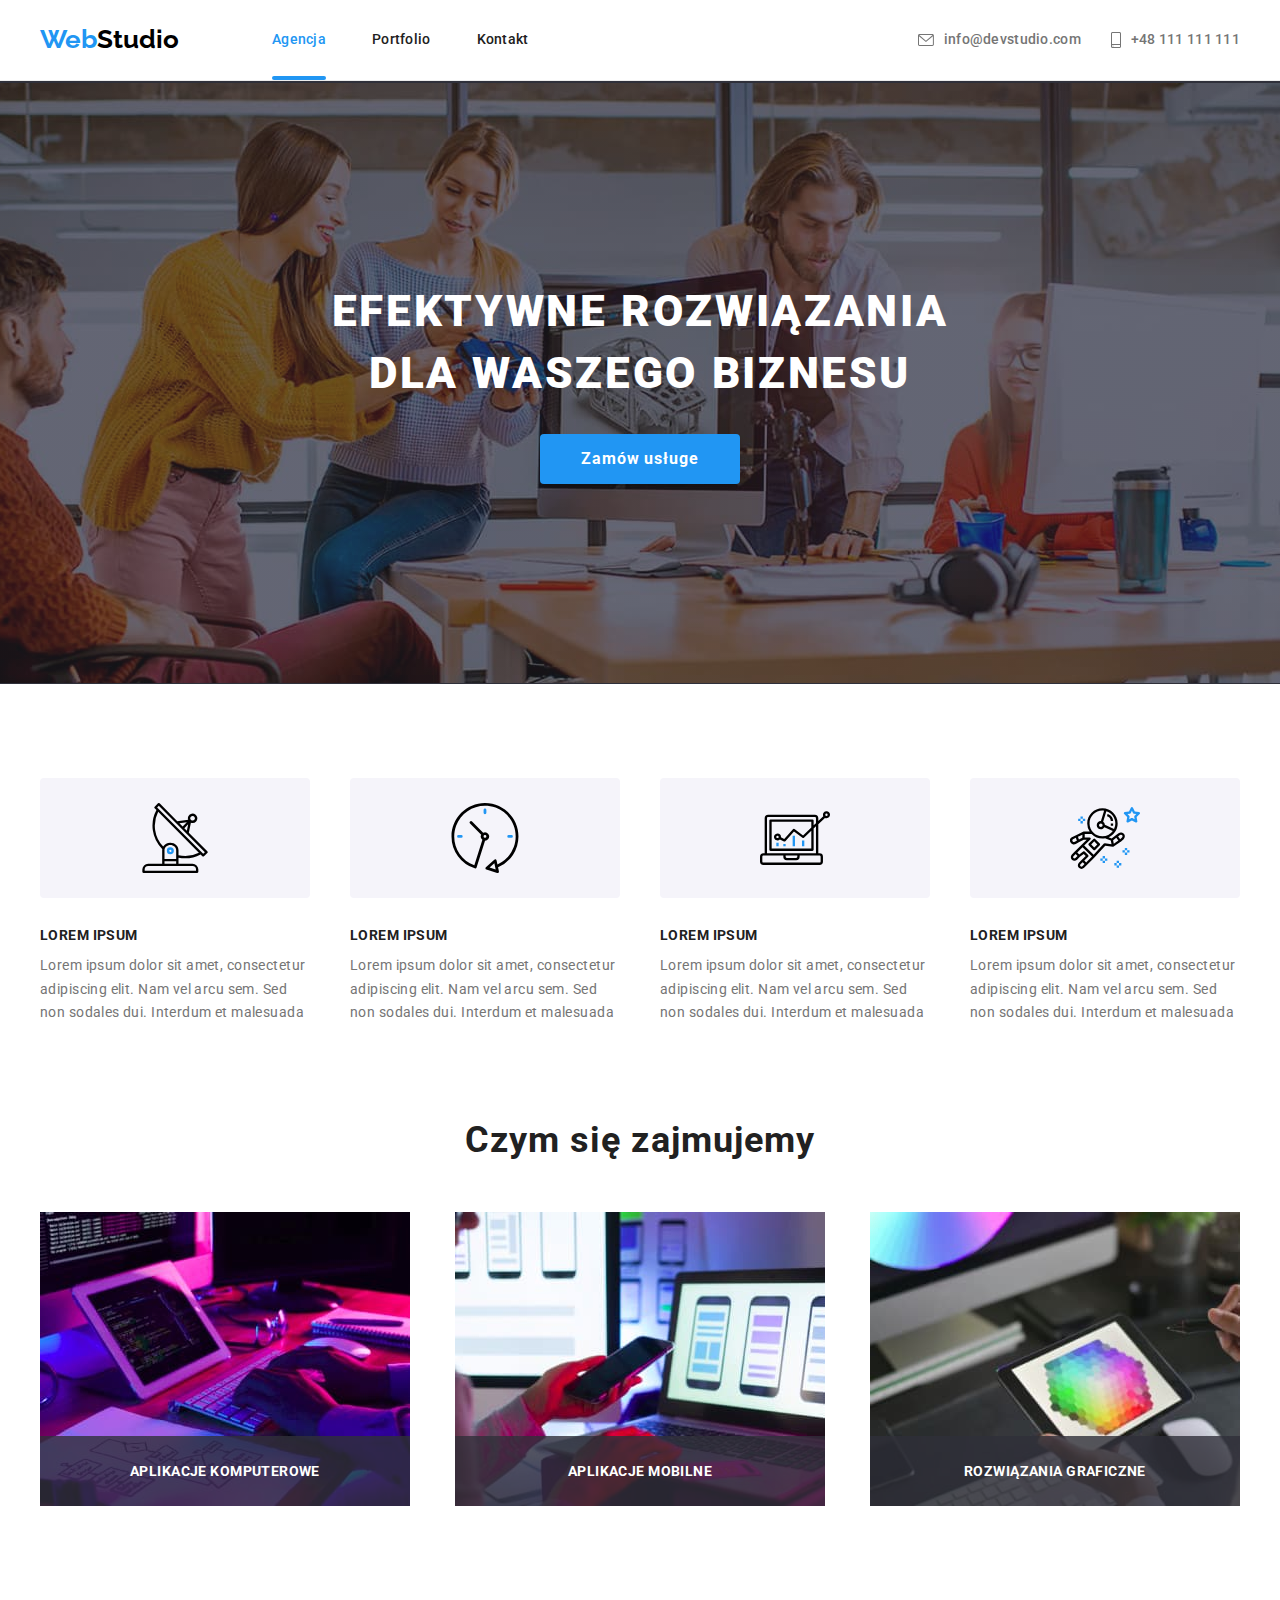
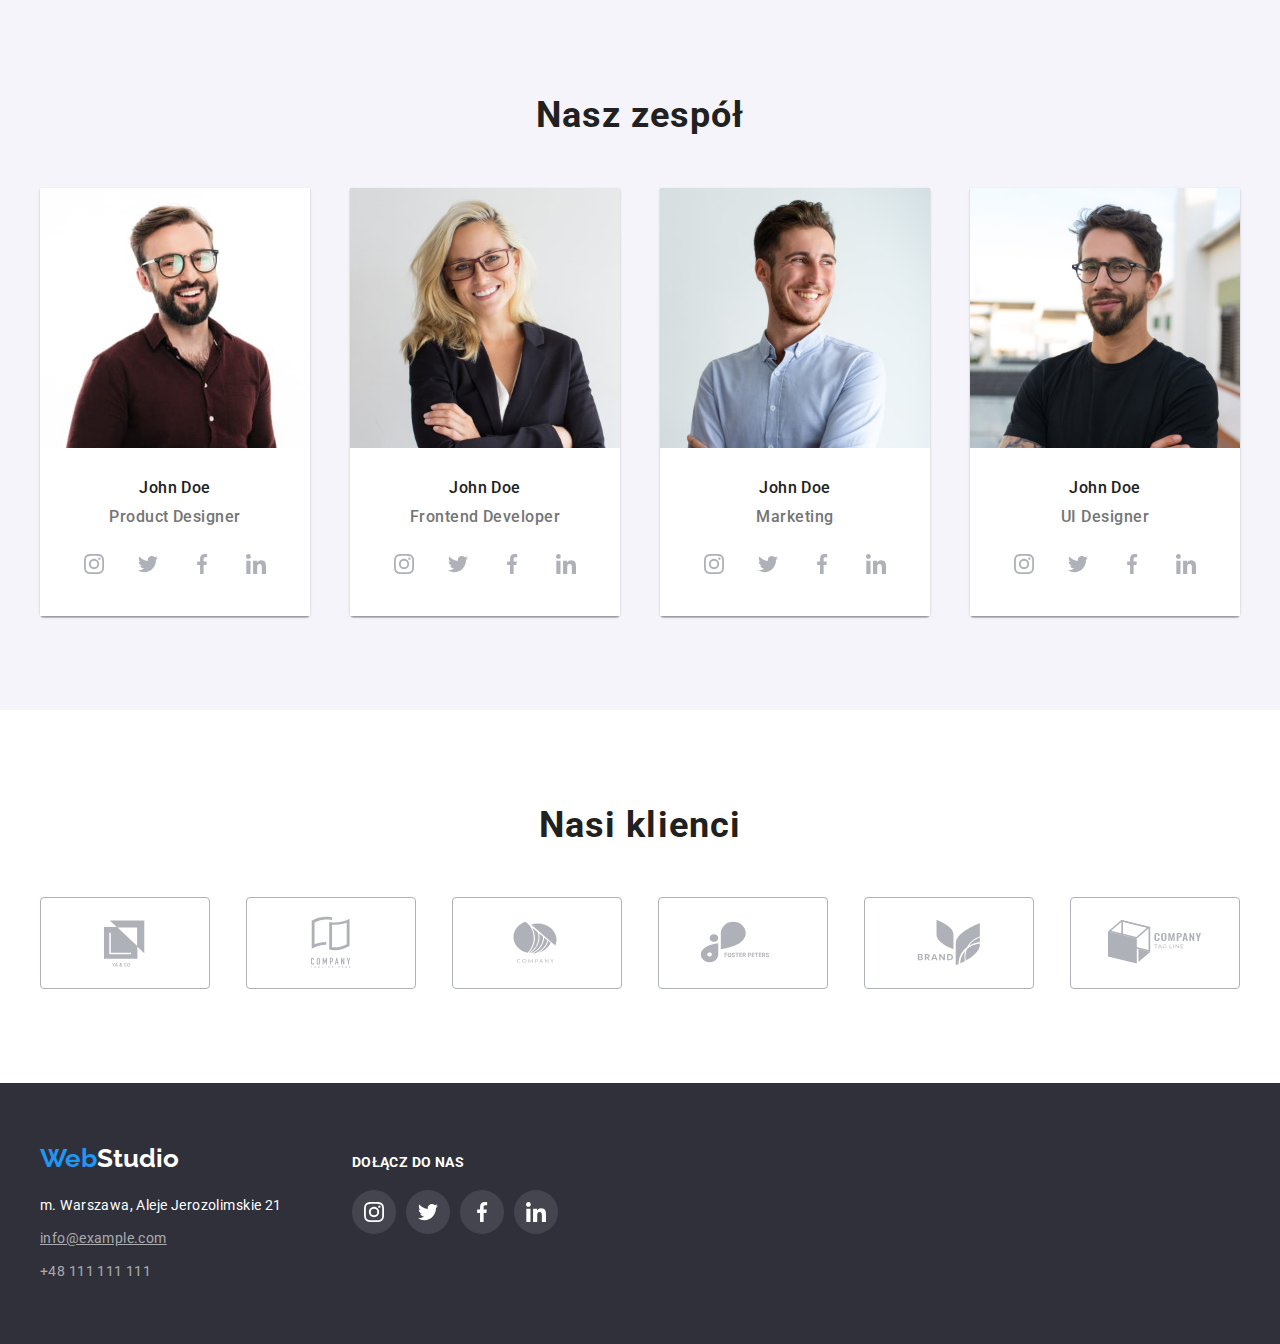
<file: index.html>
<!DOCTYPE html>
<html lang="pl">
    <head>
        <meta charset="UTF-8" />
        <meta http-equiv="X-UA-Compatible" content="IE=edge" />
        <meta name="viewport" content="width=device-width, initial-scale=1.0" />
        <title>Studio</title>
        <link
            rel="stylesheet"
            href="https://cdnjs.cloudflare.com/ajax/libs/modern-normalize/1.0.0/modern-normalize.min.css"
        />
        <link href="css/styles.css" rel="stylesheet" />
        <link rel="preconnect" href="https://fonts.googleapis.com" />
        <link rel="preconnect" href="https://fonts.gstatic.com" crossorigin />
        <link
            href="https://fonts.googleapis.com/css2?family=Raleway:wght@700&family=Roboto:wght@400;500;700;900&display=swap"
            rel="stylesheet"
        />
    </head>
    <body>
        <!-- Page header -->
        <header class="page-hdr">
            <div class="container box-header">
                <nav class="box-nav">
                    <a class="logo" href="./index.html"
                        ><span>Web</span>Studio</a
                    >
                    <ul class="nav-lst">
                        <li>
                            <a
                                class="is-active"
                                style="color: #2196f3"
                                href="index.html"
                                >Agencja</a
                            >
                        </li>
                        <li><a href="portfolio.html"> Portfolio</a></li>
                        <li><a href="">Kontakt</a></li>
                    </ul>
                </nav>
                <ul class="contact-lst">
                    <li>
                        <div class="contact-lst-icons">
                            <a href="mailto:info@devstudio.com">
                                <svg
                                    class="contact-lst-icon"
                                    xmlns="http://www.w3.org/2000/svg"
                                    width="16px"
                                    height="12px"
                                >
                                    <use
                                        href="./images/icons.svg#icon-envelope"
                                    ></use>
                                </svg>
                                info@devstudio.com
                            </a>
                        </div>
                    </li>
                    <li>
                        <div class="contact-lst-icons">
                            <a href="tel:+48111111111"
                                ><svg
                                    class="contact-lst-icon"
                                    xmlns="http://www.w3.org/2000/svg"
                                    width="10px"
                                    height="16px"
                                >
                                    <use
                                        href="./images/icons.svg#icon-smartphone"
                                    ></use></svg
                                >+48 111 111 111</a
                            >
                        </div>
                    </li>
                </ul>
            </div>
        </header>

        <!-- Main content -->
        <main>
            <!-- Firt section -->
            <section class="section section-hdr">
                <div class="container">
                    <h1 class="hdr-first">
                        Efektywne rozwiązania dla waszego biznesu
                    </h1>
                    <div class="box-btn-studio">
                        <button
                            class="btn-studio"
                            type="button"
                            data-modal-open
                        >
                            Zamów usługe
                        </button>
                        <!-- Modal-box-begining -->
                        <div class="backdrop is-hidden" data-modal>
                            <div class="modal">
                                <button data-modal-close>
                                    <svg
                                        xmlns="http://www.w3.org/2000/svg"
                                        width="18px"
                                        height="18px"
                                    >
                                        <use
                                            href="./images/icons.svg#icon-close"
                                        ></use>
                                    </svg>
                                </button>
                            </div>
                        </div>
                        <!-- Modal-box-ending -->
                    </div>
                </div>
            </section>
            <!-- Second section -->
            <section class="section">
                <div class="container">
                    <ul class="descr-lst">
                        <li>
                            <div class="descr-icons">
                                <svg
                                    xmlns="http://www.w3.org/2000/svg"
                                    width="70px"
                                    height="70px"
                                >
                                    <use
                                        href="./images/icons.svg#icon-antenna-1"
                                    ></use>
                                </svg>
                            </div>
                            <h3>Lorem ipsum</h3>
                            <p>
                                Lorem ipsum dolor sit amet, consectetur
                                adipiscing elit. Nam vel arcu sem. Sed non
                                sodales dui. Interdum et malesuada
                            </p>
                        </li>
                        <li>
                            <div class="descr-icons">
                                <svg
                                    xmlns="http://www.w3.org/2000/svg"
                                    width="70px"
                                    height="70px"
                                >
                                    <use
                                        href="./images/icons.svg#icon-clock-1"
                                    ></use>
                                </svg>
                            </div>
                            <h3>Lorem ipsum</h3>
                            <p>
                                Lorem ipsum dolor sit amet, consectetur
                                adipiscing elit. Nam vel arcu sem. Sed non
                                sodales dui. Interdum et malesuada
                            </p>
                        </li>
                        <li>
                            <div class="descr-icons">
                                <svg
                                    xmlns="http://www.w3.org/2000/svg"
                                    width="70px"
                                    height="70px"
                                >
                                    <use
                                        href="./images/icons.svg#icon-diagram-1"
                                    ></use>
                                </svg>
                            </div>
                            <h3>Lorem ipsum</h3>
                            <p>
                                Lorem ipsum dolor sit amet, consectetur
                                adipiscing elit. Nam vel arcu sem. Sed non
                                sodales dui. Interdum et malesuada
                            </p>
                        </li>
                        <li>
                            <div class="descr-icons">
                                <svg
                                    xmlns="http://www.w3.org/2000/svg"
                                    width="70px"
                                    height="70px"
                                >
                                    <use
                                        href="./images/icons.svg#icon-astronaut-1"
                                    ></use>
                                </svg>
                            </div>
                            <h3>Lorem ipsum</h3>
                            <p>
                                Lorem ipsum dolor sit amet, consectetur
                                adipiscing elit. Nam vel arcu sem. Sed non
                                sodales dui. Interdum et malesuada
                            </p>
                        </li>
                    </ul>
                </div>
            </section>
            <!-- Third section -->
            <section class="section section-about">
                <div class="container">
                    <h2 class="hdr-secondary">Czym się zajmujemy</h2>
                    <ul class="about-lst">
                        <li>
                            <img
                                src="images/programer-working.jpg"
                                alt="Programer working his desk office"
                                width="370"
                                height="294"
                            />
                            <span>aplikacje komputerowe</span>
                        </li>
                        <li>
                            <img
                                src="images/developing-application.jpg"
                                alt="Web UI Designers are developing application"
                                width="370"
                                height="294"
                            />
                            <span>aplikacje mobilne</span>
                        </li>
                        <li>
                            <img
                                src="images/creative-artist.jpg"
                                alt="Creative artist web design with working colour selection graphic tablet"
                                width="370"
                                height="294"
                            />
                            <span>rozwiązania graficzne</span>
                        </li>
                    </ul>
                </div>
            </section>
            <!-- Fourth section -->
            <section class="section section-team">
                <div class="container">
                    <h2 class="hdr-secondary">Nasz zespół</h2>
                    <div class="box-team">
                        <figure class="card-team">
                            <img
                                src="images/product-designer.jpg"
                                alt="Product Designer"
                                width="270"
                                height="260"
                            />
                            <figcaption class="card-team-descr">
                                <span>John Doe</span>
                                <span class="profession">Product Designer</span>
                                <div class="box-team-icons">
                                    <a class="team-icons" href="#">
                                        <svg
                                            xmlns="http://www.w3.org/2000/svg"
                                            width="20px"
                                            height="20px"
                                        >
                                            <use
                                                href="./images/icons.svg#icon-instagram-2"
                                            ></use>
                                        </svg>
                                    </a>
                                    <a class="team-icons" href="#">
                                        <svg
                                            xmlns="http://www.w3.org/2000/svg"
                                            width="20px"
                                            height="20px"
                                        >
                                            <use
                                                href="./images/icons.svg#icon-twitter-1"
                                            ></use>
                                        </svg>
                                    </a>
                                    <a class="team-icons" href="#">
                                        <svg
                                            xmlns="http://www.w3.org/2000/svg"
                                            width="20px"
                                            height="20px"
                                        >
                                            <use
                                                href="./images/icons.svg#icon-facebook-1"
                                            ></use>
                                        </svg>
                                    </a>
                                    <a class="team-icons" href="#">
                                        <svg
                                            xmlns="http://www.w3.org/2000/svg"
                                            width="20px"
                                            height="20px"
                                        >
                                            <use
                                                href="./images/icons.svg#icon-linkedin-1"
                                            ></use>
                                        </svg>
                                    </a>
                                </div>
                            </figcaption>
                        </figure>

                        <figure class="card-team">
                            <img
                                src="images/frontend-developer.jpg"
                                alt="Frontend Developer"
                                width="270"
                                height="260"
                            />
                            <figcaption class="card-team-descr">
                                <span>John Doe</span>
                                <span class="profession"
                                    >Frontend Developer</span
                                >
                                <div class="box-team-icons">
                                    <a class="team-icons" href="#">
                                        <svg
                                            xmlns="http://www.w3.org/2000/svg"
                                            width="20px"
                                            height="20px"
                                        >
                                            <use
                                                href="./images/icons.svg#icon-instagram-2"
                                            ></use>
                                        </svg>
                                    </a>
                                    <a class="team-icons" href="#">
                                        <svg
                                            xmlns="http://www.w3.org/2000/svg"
                                            width="20px"
                                            height="20px"
                                        >
                                            <use
                                                href="./images/icons.svg#icon-twitter-1"
                                            ></use>
                                        </svg>
                                    </a>
                                    <a class="team-icons" href="#">
                                        <svg
                                            xmlns="http://www.w3.org/2000/svg"
                                            width="20px"
                                            height="20px"
                                        >
                                            <use
                                                href="./images/icons.svg#icon-facebook-1"
                                            ></use>
                                        </svg>
                                    </a>
                                    <a class="team-icons" href="#">
                                        <svg
                                            xmlns="http://www.w3.org/2000/svg"
                                            width="20px"
                                            height="20px"
                                        >
                                            <use
                                                href="./images/icons.svg#icon-linkedin-1"
                                            ></use>
                                        </svg>
                                    </a>
                                </div>
                            </figcaption>
                        </figure>

                        <figure class="card-team">
                            <img
                                src="images/marketing-department.jpg"
                                alt="Marketing"
                                width="270"
                                height="260"
                            />
                            <figcaption class="card-team-descr">
                                <span>John Doe</span>
                                <span class="profession">Marketing</span>
                                <div class="box-team-icons">
                                    <a class="team-icons" href="#">
                                        <svg
                                            xmlns="http://www.w3.org/2000/svg"
                                            width="20px"
                                            height="20px"
                                        >
                                            <use
                                                href="./images/icons.svg#icon-instagram-2"
                                            ></use>
                                        </svg>
                                    </a>
                                    <a class="team-icons" href="#">
                                        <svg
                                            xmlns="http://www.w3.org/2000/svg"
                                            width="20px"
                                            height="20px"
                                        >
                                            <use
                                                href="./images/icons.svg#icon-twitter-1"
                                            ></use>
                                        </svg>
                                    </a>
                                    <a class="team-icons" href="#">
                                        <svg
                                            xmlns="http://www.w3.org/2000/svg"
                                            width="20px"
                                            height="20px"
                                        >
                                            <use
                                                href="./images/icons.svg#icon-facebook-1"
                                            ></use>
                                        </svg>
                                    </a>
                                    <a class="team-icons" href="#">
                                        <svg
                                            xmlns="http://www.w3.org/2000/svg"
                                            width="20px"
                                            height="20px"
                                        >
                                            <use
                                                href="./images/icons.svg#icon-linkedin-1"
                                            ></use>
                                        </svg>
                                    </a>
                                </div>
                            </figcaption>
                        </figure>

                        <figure class="card-team">
                            <img
                                src="images/ui-designer.jpg"
                                alt="UI Designer"
                                width="270"
                                height="260"
                            />
                            <figcaption class="card-team-descr">
                                <span>John Doe</span>
                                <span class="profession">UI Designer</span>
                                <div class="box-team-icons">
                                    <a class="team-icons" href="#">
                                        <svg
                                            xmlns="http://www.w3.org/2000/svg"
                                            width="20px"
                                            height="20px"
                                        >
                                            <use
                                                href="./images/icons.svg#icon-instagram-2"
                                            ></use>
                                        </svg>
                                    </a>
                                    <a class="team-icons" href="#">
                                        <svg
                                            xmlns="http://www.w3.org/2000/svg"
                                            width="20px"
                                            height="20px"
                                        >
                                            <use
                                                href="./images/icons.svg#icon-twitter-1"
                                            ></use>
                                        </svg>
                                    </a>
                                    <a class="team-icons" href="#">
                                        <svg
                                            xmlns="http://www.w3.org/2000/svg"
                                            width="20px"
                                            height="20px"
                                        >
                                            <use
                                                href="./images/icons.svg#icon-facebook-1"
                                            ></use>
                                        </svg>
                                    </a>
                                    <a class="team-icons" href="#">
                                        <svg
                                            xmlns="http://www.w3.org/2000/svg"
                                            width="20px"
                                            height="20px"
                                        >
                                            <use
                                                href="./images/icons.svg#icon-linkedin-1"
                                            ></use>
                                        </svg>
                                    </a>
                                </div>
                            </figcaption>
                        </figure>
                    </div>
                </div>
            </section>
            <!-- Fifth section -->
            <section class="section">
                <h2 class="hdr-secondary">Nasi klienci</h2>
                <div class="container box-client">
                    <a class="client-icons" href="#">
                        <svg
                            xmlns="http://www.w3.org/2000/svg"
                            width="106px"
                            height="60px"
                        >
                            <use href="./images/icons.svg#icon-Logo"></use>
                        </svg>
                    </a>
                    <a href="#" class="client-icons">
                        <svg
                            xmlns="http://www.w3.org/2000/svg"
                            width="106px"
                            height="60px"
                        >
                            <use href="./images/icons.svg#icon-Logo1"></use>
                        </svg>
                    </a>
                    <a class="client-icons" href="#">
                        <svg
                            xmlns="http://www.w3.org/2000/svg"
                            width="106px"
                            height="60px"
                        >
                            <use href="./images/icons.svg#icon-Logo2"></use>
                        </svg>
                    </a>
                    <a class="client-icons" href="#">
                        <svg
                            xmlns="http://www.w3.org/2000/svg"
                            width="106px"
                            height="60px"
                        >
                            <use href="./images/icons.svg#icon-Logo3"></use>
                        </svg>
                    </a>
                    <a class="client-icons" href="#">
                        <svg
                            xmlns="http://www.w3.org/2000/svg"
                            width="106px"
                            height="60px"
                        >
                            <use href="./images/icons.svg#icon-Logo4"></use>
                        </svg>
                    </a>
                    <a class="client-icons" href="#">
                        <svg
                            xmlns="http://www.w3.org/2000/svg"
                            width="106px"
                            height="60px"
                        >
                            <use href="./images/icons.svg#icon-Logo5"></use>
                        </svg>
                    </a>
                </div>
            </section>
        </main>
        <!-- Page footer -->
        <footer class="section-footer">
            <div class="container box-footer">
                <div>
                    <div class="box-logo">
                        <a class="logo logo-dark" href="/index.html"
                            ><span>Web</span>Studio</a
                        >
                    </div>
                    <address class="address">
                        <span>m. Warszawa, Aleje Jerozolimskie 21</span>

                        <a class="address-lnk" href="mailto:info@example.com"
                            >info@example.com</a
                        >
                        <a href="tel:+48111111111">+48 111 111 111</a>
                    </address>
                </div>

                <div>
                    <span class="hdr-join">dołącz do nas</span>
                    <div class="box-join">
                        <a href="#" class="join-icons">
                            <svg
                                xmlns="http://www.w3.org/2000/svg"
                                width="20px"
                                height="20px"
                            >
                                <use
                                    href="./images/icons.svg#icon-instagram-2"
                                ></use>
                            </svg>
                        </a>
                        <a href="#" class="join-icons">
                            <svg
                                xmlns="http://www.w3.org/2000/svg"
                                width="20px"
                                height="20px"
                            >
                                <use
                                    href="./images/icons.svg#icon-twitter-1"
                                ></use>
                            </svg>
                        </a>
                        <a href="#" class="join-icons">
                            <svg
                                xmlns="http://www.w3.org/2000/svg"
                                width="20px"
                                height="20px"
                            >
                                <use
                                    href="./images/icons.svg#icon-facebook-1"
                                ></use>
                            </svg>
                        </a>
                        <a href="#" class="join-icons">
                            <svg
                                xmlns="http://www.w3.org/2000/svg"
                                width="20px"
                                height="20px"
                            >
                                <use
                                    href="./images/icons.svg#icon-linkedin-1"
                                ></use>
                            </svg>
                        </a>
                    </div>
                </div>
            </div>
        </footer>

        <script src="./js/modal.js"></script>
    </body>
</html>
</file>
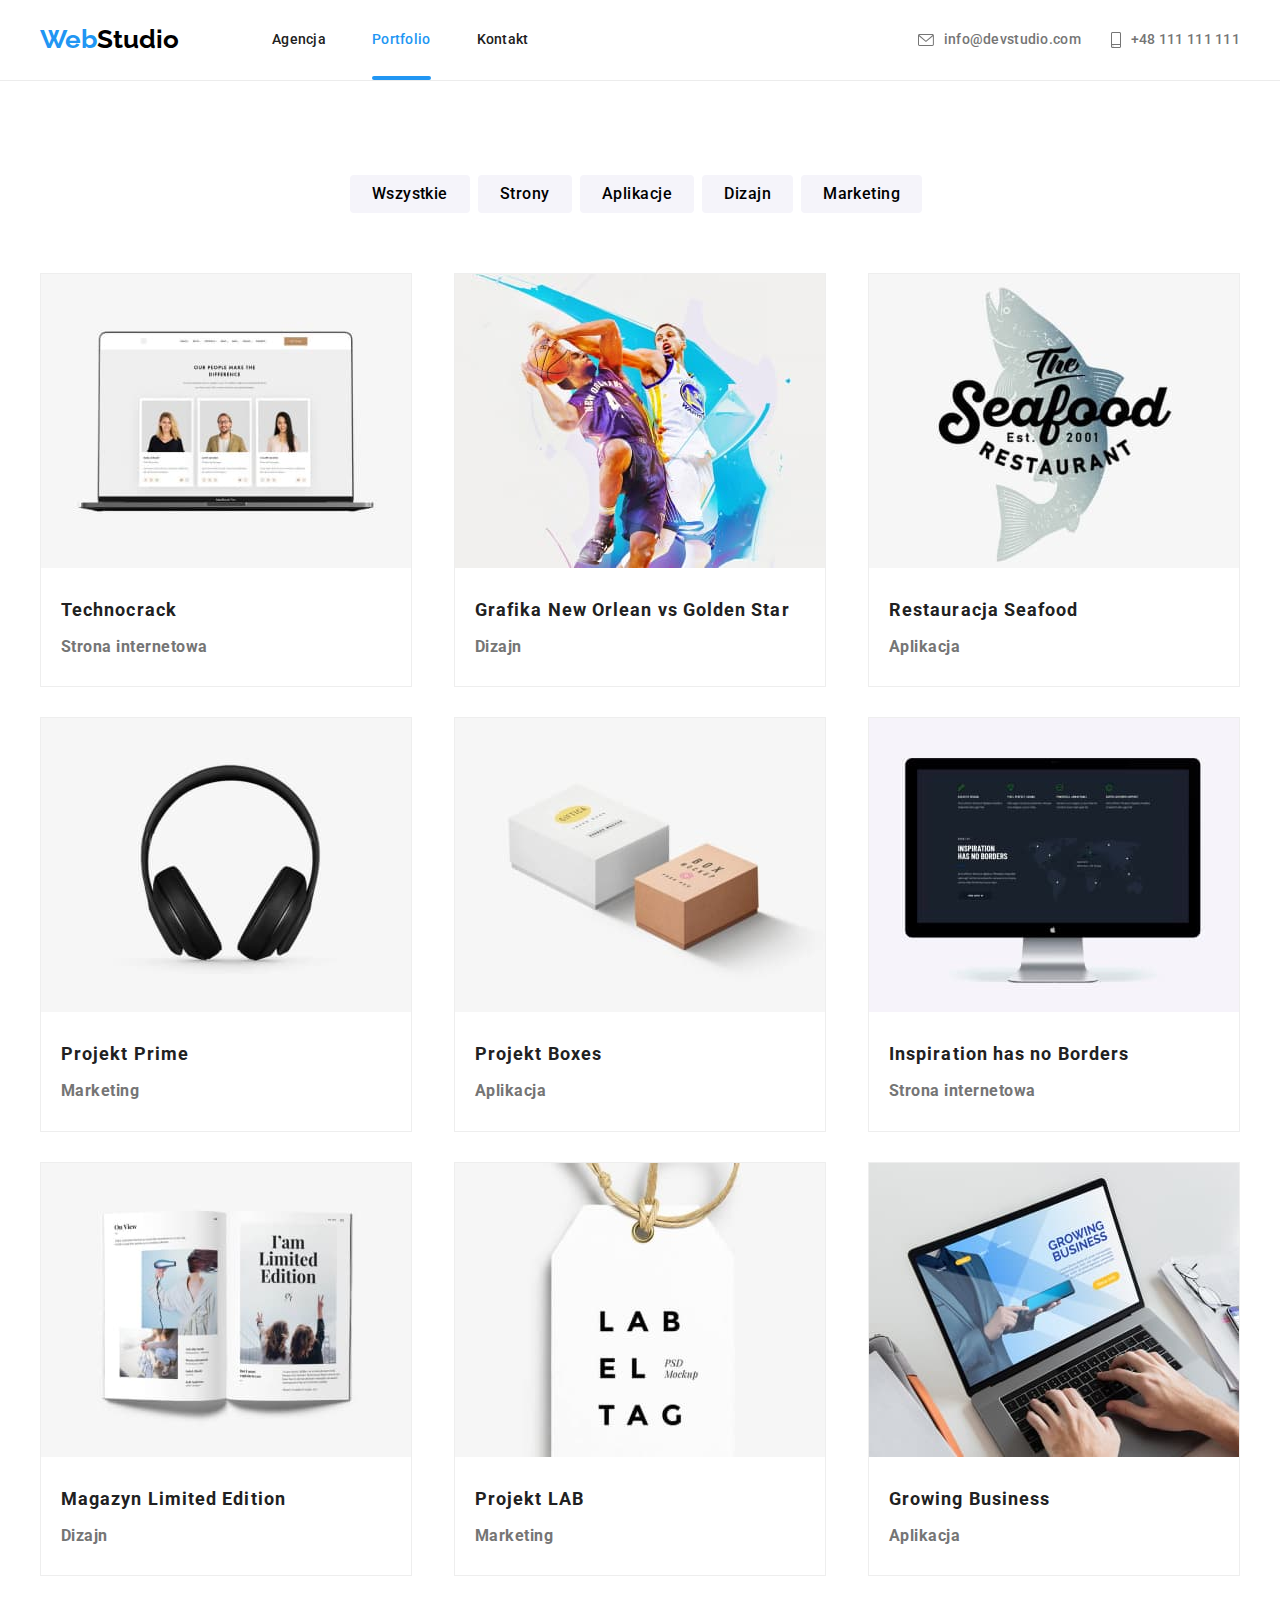
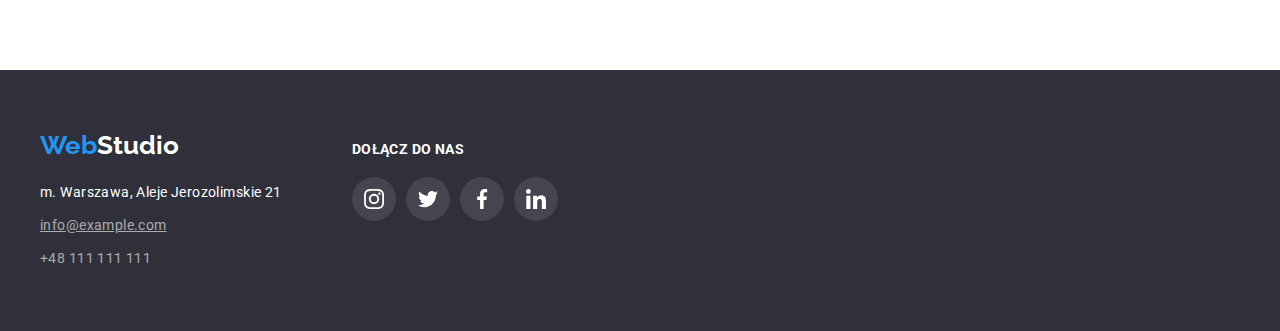
<file: portfolio.html>
<!DOCTYPE html>
<html lang="pl">
    <head>
        <meta charset="UTF-8" />
        <meta http-equiv="X-UA-Compatible" content="IE=edge" />
        <meta name="viewport" content="width=device-width, initial-scale=1.0" />
        <title>Portfolio</title>
        <link
            rel="stylesheet"
            href="https://cdnjs.cloudflare.com/ajax/libs/modern-normalize/1.0.0/modern-normalize.min.css"
        />
        <link href="css/styles.css" rel="stylesheet" />
        <link rel="preconnect" href="https://fonts.googleapis.com" />
        <link rel="preconnect" href="https://fonts.gstatic.com" crossorigin />
        <link
            href="https://fonts.googleapis.com/css2?family=Raleway:wght@700&family=Roboto:wght@400;500;700;900&display=swap"
            rel="stylesheet"
        />
    </head>
    <body>
        <!-- Page header -->
        <header class="page-hdr">
            <div class="container box-header">
                <nav class="box-nav">
                    <a class="logo" href="./index.html"
                        ><span>Web</span>Studio</a
                    >
                    <ul class="nav-lst">
                        <li><a href="index.html">Agencja</a></li>
                        <li>
                            <a
                                class="is-active"
                                style="color: #2196f3"
                                href="portfolio.html"
                            >
                                Portfolio</a
                            >
                        </li>
                        <li><a href="">Kontakt</a></li>
                    </ul>
                </nav>
                <ul class="contact-lst">
                    <li>
                        <div class="contact-lst-icons">
                            <a href="mailto:info@devstudio.com">
                                <svg
                                    class="contact-lst-icon"
                                    xmlns="http://www.w3.org/2000/svg"
                                    width="16px"
                                    height="12px"
                                >
                                    <use
                                        href="./images/icons.svg#icon-envelope"
                                    ></use>
                                </svg>
                                info@devstudio.com
                            </a>
                        </div>
                    </li>
                    <li>
                        <div class="contact-lst-icons">
                            <a href="tel:+48111111111"
                                ><svg
                                    class="contact-lst-icon"
                                    xmlns="http://www.w3.org/2000/svg"
                                    width="10px"
                                    height="16px"
                                >
                                    <use
                                        href="./images/icons.svg#icon-smartphone"
                                    ></use></svg
                                >+48 111 111 111</a
                            >
                        </div>
                    </li>
                </ul>
            </div>
        </header>
        <!-- Main content -->
        <main>
            <section class="section">
                <div class="container">
                    <ul class="btns-lst-portfolio">
                        <li>
                            <button type="button">Wszystkie</button>
                        </li>
                        <li>
                            <button type="button">Strony</button>
                        </li>
                        <li>
                            <button type="button">Aplikacje</button>
                        </li>
                        <li>
                            <button type="button">Dizajn</button>
                        </li>
                        <li>
                            <button type="button">Marketing</button>
                        </li>
                    </ul>
                </div>
            </section>
            <section class="section">
                <div class="container">
                    <ul class="portfolio-lst">
                        <li>
                            <figure class="card-portfolio">
                                <div class="box-overlay">
                                    <img
                                        src="images/portfolio1.jpg"
                                        alt="laptop wyświetlający stronę internetową"
                                        width="370"
                                        height="294"
                                    />
                                    <div class="overlay">
                                        <p>
                                            Technocrack jest popularną platformą
                                            wykorzystywaną do rozpowszechniania
                                            koronawirusa. Firmy wykorzystują tę
                                            platformę do celów szpiegowskich i
                                            ataków na niezabezpieczone serwery
                                            konkurencji
                                        </p>
                                    </div>
                                </div>
                                <figcaption class="card-portfolio-descr">
                                    <span>Technocrack</span
                                    ><span class="product"
                                        >Strona internetowa</span
                                    >
                                </figcaption>
                            </figure>
                        </li>

                        <li>
                            <figure class="card-portfolio">
                                <div class="box-overlay">
                                    <img
                                        src="images/portfolio2.jpg"
                                        alt="grafika z koszykarzami"
                                        width="370"
                                        height="294"
                                    />
                                    <div class="overlay">
                                        <p>
                                            Technocrack jest popularną platformą
                                            wykorzystywaną do rozpowszechniania
                                            koronawirusa. Firmy wykorzystują tę
                                            platformę do celów szpiegowskich i
                                            ataków na niezabezpieczone serwery
                                            konkurencji
                                        </p>
                                    </div>
                                </div>
                                <figcaption class="card-portfolio-descr">
                                    <span
                                        >Grafika New Orlean vs Golden Star</span
                                    ><span class="product">Dizajn</span>
                                </figcaption>
                            </figure>
                        </li>
                        <li>
                            <figure class="card-portfolio">
                                <div class="box-overlay">
                                    <img
                                        src="images/portfolio3.jpg"
                                        alt="logo restauracji"
                                        width="370"
                                        height="294"
                                    />
                                    <div class="overlay">
                                        <p>
                                            Technocrack jest popularną platformą
                                            wykorzystywaną do rozpowszechniania
                                            koronawirusa. Firmy wykorzystują tę
                                            platformę do celów szpiegowskich i
                                            ataków na niezabezpieczone serwery
                                            konkurencji
                                        </p>
                                    </div>
                                </div>
                                <figcaption class="card-portfolio-descr">
                                    <span>Restauracja Seafood</span
                                    ><span class="product">Aplikacja</span>
                                </figcaption>
                            </figure>
                        </li>
                        <li>
                            <figure class="card-portfolio">
                                <div class="box-overlay">
                                    <img
                                        src="images/portfolio4.jpg"
                                        alt="słuchawki"
                                        width="370"
                                        height="294"
                                    />
                                    <div class="overlay">
                                        <p>
                                            Technocrack jest popularną platformą
                                            wykorzystywaną do rozpowszechniania
                                            koronawirusa. Firmy wykorzystują tę
                                            platformę do celów szpiegowskich i
                                            ataków na niezabezpieczone serwery
                                            konkurencji
                                        </p>
                                    </div>
                                </div>
                                <figcaption class="card-portfolio-descr">
                                    <span>Projekt Prime</span
                                    ><span class="product">Marketing</span>
                                </figcaption>
                            </figure>
                        </li>
                        <li>
                            <figure class="card-portfolio">
                                <div class="box-overlay">
                                    <img
                                        src="images/portfolio5.jpg"
                                        alt="puedełka"
                                        width="370"
                                        height="294"
                                    />
                                    <div class="overlay">
                                        <p>
                                            Technocrack jest popularną platformą
                                            wykorzystywaną do rozpowszechniania
                                            koronawirusa. Firmy wykorzystują tę
                                            platformę do celów szpiegowskich i
                                            ataków na niezabezpieczone serwery
                                            konkurencji
                                        </p>
                                    </div>
                                </div>
                                <figcaption class="card-portfolio-descr">
                                    <span> Projekt Boxes</span
                                    ><span class="product">Aplikacja</span>
                                </figcaption>
                            </figure>
                        </li>
                        <li>
                            <figure class="card-portfolio">
                                <div class="box-overlay">
                                    <img
                                        src="images/portfolio6.jpg"
                                        alt="monitor wyświetlający stronę internetową"
                                        width="370"
                                        height="294"
                                    />
                                    <div class="overlay">
                                        <p>
                                            Technocrack jest popularną platformą
                                            wykorzystywaną do rozpowszechniania
                                            koronawirusa. Firmy wykorzystują tę
                                            platformę do celów szpiegowskich i
                                            ataków na niezabezpieczone serwery
                                            konkurencji
                                        </p>
                                    </div>
                                </div>
                                <figcaption class="card-portfolio-descr">
                                    <span>Inspiration has no Borders</span
                                    ><span class="product"
                                        >Strona internetowa</span
                                    >
                                </figcaption>
                            </figure>
                        </li>
                        <li>
                            <figure class="card-portfolio">
                                <div class="box-overlay">
                                    <img
                                        src="images/portfolio7.jpg"
                                        alt="magazyn"
                                        width="370"
                                        height="294"
                                    />
                                    <div class="overlay">
                                        <p>
                                            Technocrack jest popularną platformą
                                            wykorzystywaną do rozpowszechniania
                                            koronawirusa. Firmy wykorzystują tę
                                            platformę do celów szpiegowskich i
                                            ataków na niezabezpieczone serwery
                                            konkurencji
                                        </p>
                                    </div>
                                </div>
                                <figcaption class="card-portfolio-descr">
                                    <span>Magazyn Limited Edition</span
                                    ><span class="product">Dizajn</span>
                                </figcaption>
                            </figure>
                        </li>
                        <li>
                            <figure class="card-portfolio">
                                <div class="box-overlay">
                                    <img
                                        src="images/portfolio8.jpg"
                                        alt="etykieta"
                                        width="370"
                                        height="294"
                                    />
                                    <div class="overlay">
                                        <p>
                                            Technocrack jest popularną platformą
                                            wykorzystywaną do rozpowszechniania
                                            koronawirusa. Firmy wykorzystują tę
                                            platformę do celów szpiegowskich i
                                            ataków na niezabezpieczone serwery
                                            konkurencji
                                        </p>
                                    </div>
                                </div>
                                <figcaption class="card-portfolio-descr">
                                    <span>Projekt LAB</span
                                    ><span class="product">Marketing</span>
                                </figcaption>
                            </figure>
                        </li>
                        <li>
                            <figure class="card-portfolio">
                                <div class="box-overlay">
                                    <img
                                        src="images/portfolio9.jpg"
                                        alt="pisanie aplikacji na laptopie"
                                        width="370"
                                        height="294"
                                    />
                                    <div class="overlay">
                                        <p>
                                            Technocrack jest popularną platformą
                                            wykorzystywaną do rozpowszechniania
                                            koronawirusa. Firmy wykorzystują tę
                                            platformę do celów szpiegowskich i
                                            ataków na niezabezpieczone serwery
                                            konkurencji
                                        </p>
                                    </div>
                                </div>
                                <figcaption class="card-portfolio-descr">
                                    <span>Growing Business</span
                                    ><span class="product">Aplikacja</span>
                                </figcaption>
                            </figure>
                        </li>
                    </ul>
                </div>
            </section>
        </main>
        <!-- Page footer -->
        <footer class="section-footer">
            <div class="container box-footer">
                <div>
                    <div class="box-logo">
                        <a class="logo logo-dark" href="/index.html"
                            ><span>Web</span>Studio</a
                        >
                    </div>
                    <address class="address">
                        <span>m. Warszawa, Aleje Jerozolimskie 21</span>

                        <a class="address-lnk" href="mailto:info@example.com"
                            >info@example.com</a
                        >
                        <a href="tel:+48111111111">+48 111 111 111</a>
                    </address>
                </div>

                <div>
                    <span class="hdr-join">dołącz do nas</span>
                    <div class="box-join">
                        <a href="#" class="join-icons">
                            <svg
                                xmlns="http://www.w3.org/2000/svg"
                                width="20px"
                                height="20px"
                            >
                                <use
                                    href="./images/icons.svg#icon-instagram-2"
                                ></use>
                            </svg>
                        </a>
                        <a href="#" class="join-icons">
                            <svg
                                xmlns="http://www.w3.org/2000/svg"
                                width="20px"
                                height="20px"
                            >
                                <use
                                    href="./images/icons.svg#icon-twitter-1"
                                ></use>
                            </svg>
                        </a>
                        <a href="#" class="join-icons">
                            <svg
                                xmlns="http://www.w3.org/2000/svg"
                                width="20px"
                                height="20px"
                            >
                                <use
                                    href="./images/icons.svg#icon-facebook-1"
                                ></use>
                            </svg>
                        </a>
                        <a href="#" class="join-icons">
                            <svg
                                xmlns="http://www.w3.org/2000/svg"
                                width="20px"
                                height="20px"
                            >
                                <use
                                    href="./images/icons.svg#icon-linkedin-1"
                                ></use>
                            </svg>
                        </a>
                    </div>
                </div>
            </div>
        </footer>
    </body>
</html>
</file>
<file: css/styles.css>
:root {
    --text-grey: #757575;
    --button-grey: #f5f4fa;
    --button-blue: #2196f3;
    --background-gray: #f5f4fa;
    --background-dark-grey: #2f303a;
    --logo-blue: #2196f3;
    --background-light-grey: #f5f4fa;
}
body {
    font-family: 'Roboto', sans-serif;
    color: #212121;
}
.container {
    width: 1200px;
    margin: 0 auto;
}
.section {
    padding: 94px 15px;
}
h1,
h2,
h3,
p,
ul,
.card-team,
.card-portfolio {
    margin: 0;
    padding: 0;
}
.nav-lst,
.contact-lst,
.descr-lst,
.about-lst,
.btns-lst-portfolio,
.portfolio-lst {
    list-style: none;
}
/* Page header-beginning */

.logo {
    font-family: 'Raleway', sans-serif;
    font-size: 26px;
    font-weight: 700;
    color: #000;
    line-height: 1.2;
    text-decoration: none;
    padding-right: 93px;
}
.box-header {
    display: flex;
    justify-content: space-between;
    padding: 24px 0 25px;
    position: relative;
}
.page-hdr {
    border-bottom: 1px solid #ececec;
}
.box-nav {
    display: flex;
}
.nav-lst {
    display: flex;
    align-items: center;
}
.nav-lst li:not(:last-child) {
    padding-right: 46px;
}
.contact-lst {
    display: flex;
    align-items: center;
}
.contact-lst li:not(:first-child) {
    padding-left: 30px;
}
.logo span {
    color: var(--logo-blue);
}
.logo-dark {
    color: #fff;
}
.nav-lst a,
.contact-lst a {
    font-size: 14px;
    font-weight: 500;
    line-height: 1.1;
    letter-spacing: 0.02em;
    text-decoration: none;
    color: inherit;
    transition-property: color;
    transition-duration: 250ms;
    transition-timing-function: cubic-bezier(0.4, 0, 0.2, 1);
}
.contact-lst a {
    color: #757575;
}

.nav-lst a:hover,
.nav-lst a:focus,
.contact-lst a:hover,
.contact-lst a:focus {
    color: var(--button-blue);
}
.nav-lst a:hover::after,
.nav-lst a:focus::after {
    content: '';
    display: flex;
    justify-content: center;
    position: absolute;
    top: 45px;
    width: 100%;
    height: 4px;
    border-radius: 2px;
    background-color: var(--button-blue);
}

.contact-lst-icons {
    display: flex;
    fill: currentColor;
}
.contact-lst-icons a {
    display: flex;
    align-items: center;
}
.contact-lst-icon {
    margin-right: 10px;
}
.nav-lst a {
    position: relative;
}
.is-active::after {
    content: '';
    display: flex;
    justify-content: center;
    position: absolute;
    top: 45px;
    width: 100%;
    height: 4px;
    border-radius: 2px;
    background-color: var(--button-blue);
}

.nav-lst a:hover,
.nav-lst a:focus .is-active::after:hover {
    border: 2px solid red;
}

/* Page header-ending */

/* Modal-begining */
.backdrop {
    display: flex;
    position: fixed;
    top: 0;
    left: 0;
    bottom: 0;
    right: 0;
    z-index: 1;
    background-color: rgba(0, 0, 0, 0.2);
    transition: visibility 250ms cubic-bezier(0.4, 0, 0.2, 1),
        opacity 250ms cubic-bezier(0.4, 0, 0.2, 1);
}
.modal {
    position: relative;
    width: 528px;
    min-height: 581px;
    background-color: #fff;
    box-shadow: 0px 1px 3px rgba(0, 0, 0, 0.12), 0px 1px 1px rgba(0, 0, 0, 0.14),
        0px 2px 1px rgba(0, 0, 0, 0.2);
    border-radius: 4px;
    margin: auto;
}

.is-hidden {
    pointer-events: none;
    visibility: hidden;
    opacity: 0;
}
.modal button {
    width: 30px;
    height: 30px;
    border: 1px solid rgba(0, 0, 0, 0.1);
    border-radius: 50%;
    background-color: transparent;
    display: flex;
    align-items: center;
    justify-content: center;
    outline: none;
    cursor: pointer;
    position: absolute;
    top: 8px;
    right: 8px;
}
/* Modal-ending */

/* Main content-beginning */

.section-hdr {
    background-color: var(--background-dark-grey);
    background-image: linear-gradient(
            rgba(47, 48, 58, 0.4),
            rgba(47, 48, 58, 0.4)
        ),
        url(../images/background.jpg);
    background-position: center;
    background-repeat: no-repeat;
}
.hdr-first {
    font-size: 44px;
    font-weight: 900;
    line-height: 1.4;
    letter-spacing: 0.06em;
    color: #fff;
    text-transform: uppercase;
    width: 696px;
    text-align: center;
    margin: 0 auto;
    padding-top: 106px;
}
.btn-studio {
    font-size: 16px;
    font-weight: 700;
    line-height: 1.4;
    letter-spacing: 0.06em;
    width: 200px;
    height: 50px;
    background-color: var(--button-blue);
    border-radius: 4px;
    color: #fff;
    box-shadow: 0px 4px 4px rgba(0, 0, 0, 0.15);
    cursor: pointer;
    outline: none;
    border: none;
    border-radius: 4px;
    display: flex;
    align-items: center;
    justify-content: center;
    margin: 30px auto 0;
    transition-property: box-shadow;
    transition-duration: 250ms;
    transition-timing-function: cubic-bezier(0.19, 1, 0.22, 1);
}
.btn-studio:hover {
    box-shadow: 0px 0px 12px -1px rgba(37, 32, 119, 0.99) inset;
    -webkit-box-shadow: 0px 0px 12px -1px rgba(37, 32, 119, 0.99) inset;
    -moz-box-shadow: 0px 0px 12px -1px rgba(37, 32, 119, 0.99) inset;
}
.box-btn-studio {
    padding-bottom: 106px;
}
.btns-lst-portfolio button {
    font-family: 'Roboto', sans-serif;
    font-size: 16px;
    font-weight: 500;
    line-height: 1.6;
    letter-spacing: 0.03em;
    background-color: var(--button-grey);
    cursor: pointer;
    outline: none;
    border: none;
    border-radius: 4px;
    padding: 6px 22px;
    transition-property: color, background-color, box-shadow;
    transition-duration: 250ms;
    transition-timing-function: cubic-bezier(0.4, 0, 0.2, 1);
}
button {
    font-weight: 900;
}
.btns-lst-portfolio button:hover,
.btns-lst-portfolio button:focus {
    background-color: var(--button-blue);
    color: #fff;
    box-shadow: 0px 3px 1px rgba(0, 0, 0, 0.1), 0px 1px 2px rgba(0, 0, 0, 0.08),
        0px 2px 2px rgba(0, 0, 0, 0.12);
    cursor: pointer;
}
.btns-lst-portfolio {
    display: flex;
    justify-content: center;
}
.btns-lst-portfolio button:not(last-child) {
    margin-right: 8px;
}
.descr-lst {
    display: flex;
    justify-content: space-between;
    gap: 40px;
}

.descr-lst p {
    padding-top: 10px;
}
.descr-lst h3 {
    font-size: 14px;
    font-weight: 700;
    line-height: 1.1;
    letter-spacing: 0.03em;
    text-transform: uppercase;
}
.descr-lst p {
    font-size: 14px;
    line-height: 1.7;
    letter-spacing: 0.03em;
    color: var(--text-grey);
}
.descr-icons {
    width: 270px;
    height: 120px;
    background-color: #f5f4fa;
    border-radius: 4px;
    margin-bottom: 30px;
    display: flex;
    align-items: center;
    justify-content: center;
}
.section-about {
    margin-top: -94px;
}
.about-lst {
    display: flex;
    justify-content: space-between;
    padding-top: 50px;
    gap: 45px;
}

.about-lst img {
    display: block;
}
.about-lst {
    position: relative;
}
.about-lst span {
    font-size: 14px;
    font-weight: 700;
    line-height: 1.1;
    letter-spacing: 0.03em;
    color: #fff;
    text-transform: uppercase;
    width: 370px;
    height: 70px;
    background-color: rgba(47, 48, 58, 0.8);
    display: flex;
    justify-content: center;
    align-items: center;
    position: absolute;
    bottom: 0;
}

.box-team {
    display: flex;
    gap: 40px;
    justify-content: space-between;
    padding-top: 50px;
}

.card-team {
    box-shadow: 0px 1px 3px rgba(0, 0, 0, 0.12), 0px 1px 1px rgba(0, 0, 0, 0.14),
        0px 2px 1px rgba(0, 0, 0, 0.2);
    border-radius: 0px 0px 4px 4px;
    display: flex;
    flex-direction: column;
}
.card-team-descr {
    font-size: 16px;
    font-weight: 500;
    line-height: 1.2;
    letter-spacing: 0.03em;
    background-color: #fff;
    display: flex;
    flex-direction: column;
    align-items: center;
    padding: 30px 0;
}

.section-team {
    background-color: var(--background-light-grey);
}
.box-team-icons {
    width: 206px;
    display: flex;
    justify-content: space-between;
    margin-top: 16px;
}
.team-icons {
    width: 44px;
    height: 44px;
    border-radius: 50%;
    fill: #afb1b8;
    display: flex;
    align-items: center;
    justify-content: center;
    transition-property: fill, background-color;
    transition-duration: 250ms;
    transition-timing-function: cubic-bezier(0.4, 0, 0.2, 1);
}

.team-icons:hover,
.team-icons:focus {
    background-color: #2196f3;
    fill: #fff;
    cursor: pointer;
}
.hdr-secondary {
    font-size: 36px;
    font-weight: 700;
    line-height: 1.2;
    letter-spacing: 0.03em;
    text-align: center;
}
.profession {
    font-size: 16px;
    line-height: 1.2;
    letter-spacing: 0.03em;
    color: var(--text-grey);
    padding-top: 10px;
}

.product {
    font-size: 16px;
    line-height: 1.9;
    letter-spacing: 0.03em;
    color: var(--text-grey);
    padding-top: 4px;
}

.portfolio-lst {
    display: flex;
    flex-wrap: wrap;
    gap: 30px;
    justify-content: space-between;
    margin-top: -128px;
}

.card-portfolio {
    border: 1px solid #eeeeee;
}
.box-overlay {
    position: relative;
    display: flex;
    flex-direction: column;
    transition-property: box-shadow;
    transition-duration: 250ms;
    transition-timing-function: cubic-bezier(0.4, 0, 0.2, 1);
    overflow: hidden;
}
.overlay {
    position: absolute;
    top: 0;
    left: 0;
    width: 100%;
    height: 100%;
    background-color: rgba(33, 150, 243, 0.9);
    transform: translateY(294px);
    transition: transform 150ms ease-in-out;
}

.overlay p {
    font-size: 18px;
    line-height: 1.5;
    letter-spacing: 0.03em;
    color: #fff;
    text-align: left;
    padding: 49px 24px;
}
.card-portfolio:hover .overlay {
    transform: translateY(0);
}
.card-portfolio:hover,
.card-portfolio:focus {
    box-shadow: 0px 1px 1px rgba(0, 0, 0, 0.12), 0px 4px 4px rgba(0, 0, 0, 0.06),
        1px 4px 6px rgba(0, 0, 0, 0.16);
    cursor: pointer;
}
.card-portfolio-descr {
    font-size: 18px;
    font-weight: 700;
    line-height: 2;
    letter-spacing: 0.06em;
    background-color: #fff;
    display: flex;
    flex-direction: column;
    padding: 24px 20px;
}
.box-client {
    display: flex;
    justify-content: space-between;
}
.client-icons {
    width: 170px;
    height: 92px;
    border: 1px solid #afb1b8;
    border-radius: 4px;
    display: flex;
    align-items: center;
    justify-content: center;
    margin-top: 50px;
    fill: #afb1b8;
    transition-property: fill;
    transition-duration: 250ms;
    transition-timing-function: cubic-bezier(0.4, 0, 0.2, 1);
}
.client-icons:hover,
.client-icons:focus {
    fill: var(--button-blue);
    border: 1px solid var(--button-blue);
    cursor: pointer;
}
/* Main content-ending*/

/* Page footer-beginning */
.section-footer {
    background-color: var(--background-dark-grey);
}

.address a,
.address span {
    font-size: 14px;
    line-height: 1.7;
    letter-spacing: 0.03em;
    text-decoration: none;
    color: #fff;
    font-style: normal;
}
.address .address-lnk {
    color: rgba(255, 255, 255, 0.6);
    text-decoration: underline;
}

.address a {
    color: rgba(255, 255, 255, 0.6);
    display: flex;
    transition-property: color;
    transition-duration: 250ms;
    transition-timing-function: cubic-bezier(0.4, 0, 0.2, 1);
}

.address a:hover,
.address a:focus {
    color: var(--button-blue);
}
.box-logo {
    padding-top: 60px;
}
.address {
    padding-top: 20px;
    padding-bottom: 60px;
}
.address a {
    padding-top: 9px;
}

.hdr-join {
    font-weight: 700;
    font-size: 14px;
    line-height: 1.1;
    letter-spacing: 0.03em;
    text-transform: uppercase;
    color: #fff;
    display: flex;
    margin-top: 72px;
    margin-left: 70px;
}
.box-join {
    width: 206px;
    display: flex;
    justify-content: space-between;
    fill: #fff;
    padding-top: 20px;
    margin-left: 70px;
}
.join-icons {
    width: 44px;
    height: 44px;
    border-radius: 50%;
    background-color: rgba(255, 255, 255, 0.1);
    display: flex;
    align-items: center;
    justify-content: center;
    transition-property: background-color;
    transition-duration: 250ms;
    transition-timing-function: cubic-bezier(0.4, 0, 0.2, 1);
}
.join-icons:hover,
.join-icons:focus {
    background-color: var(--button-blue);
    cursor: pointer;
}
.box-footer {
    display: flex;
}

/* Page footer-ending */
</file>
